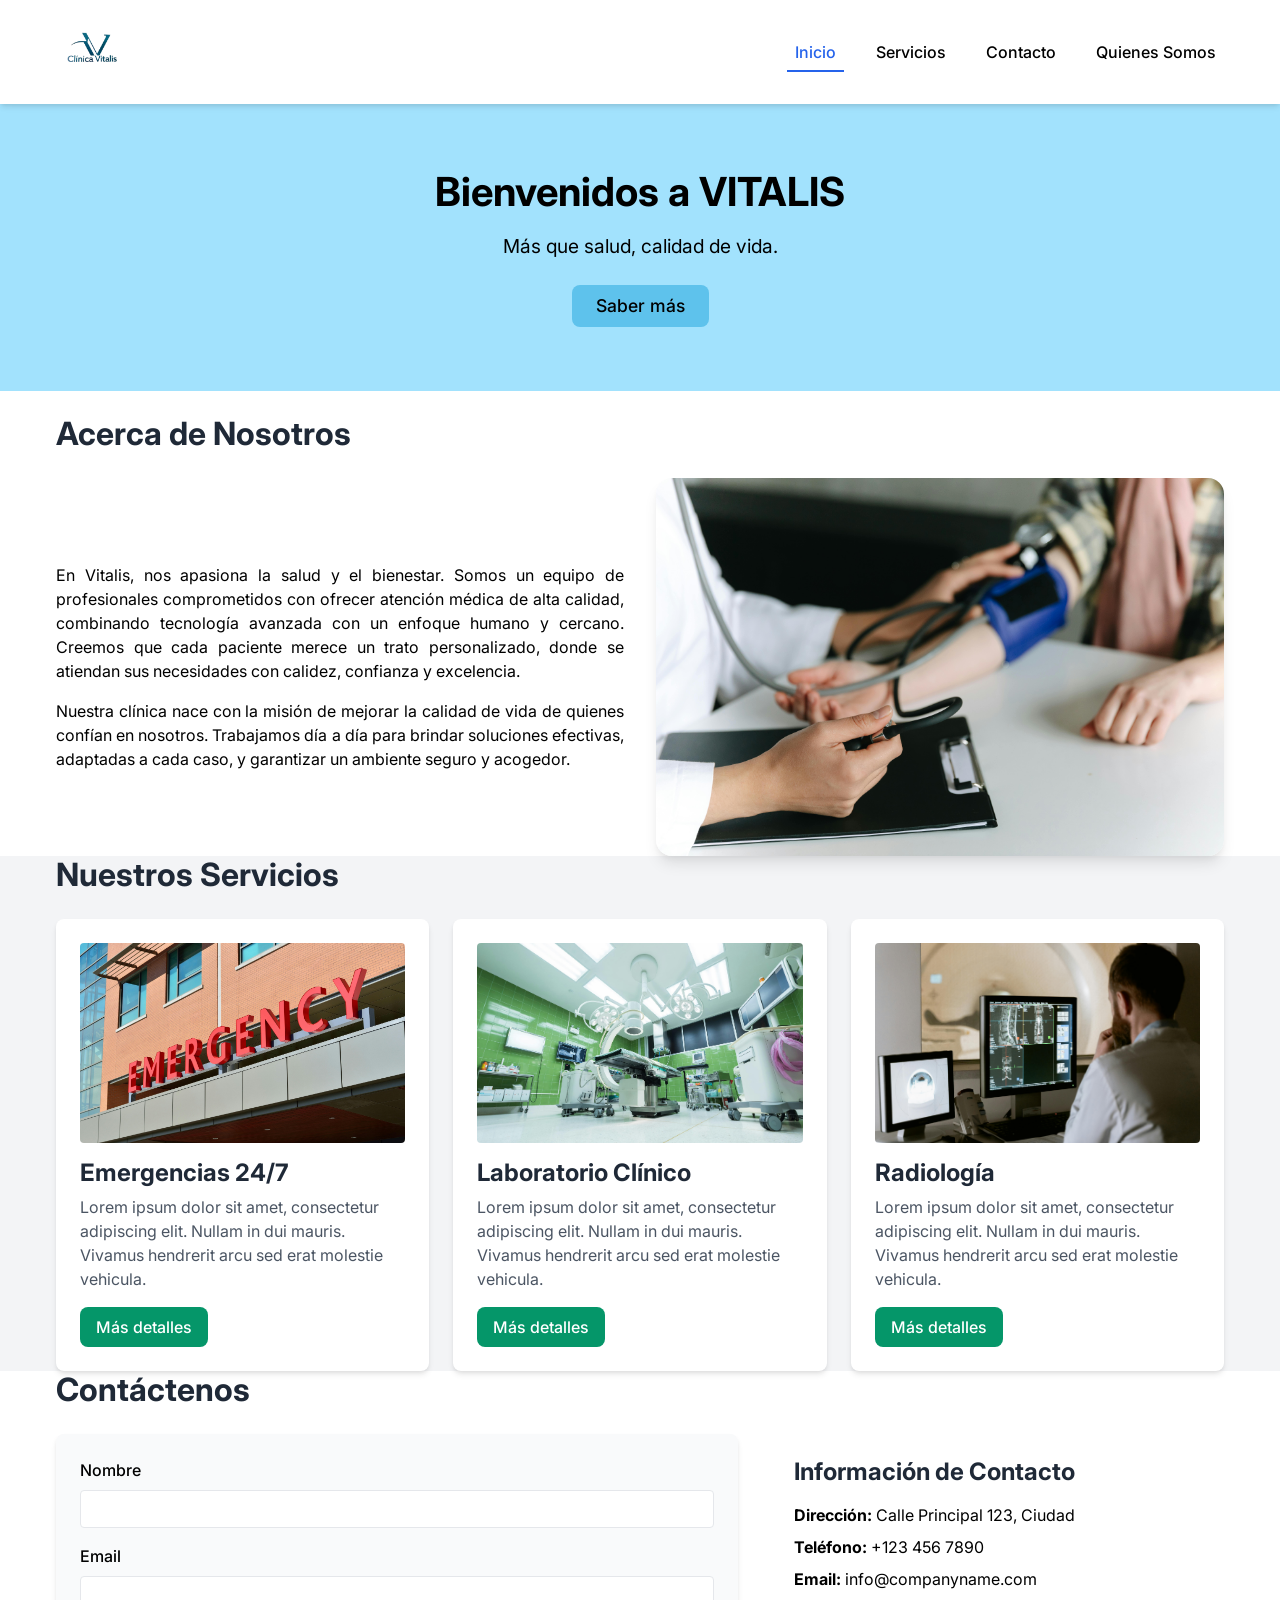
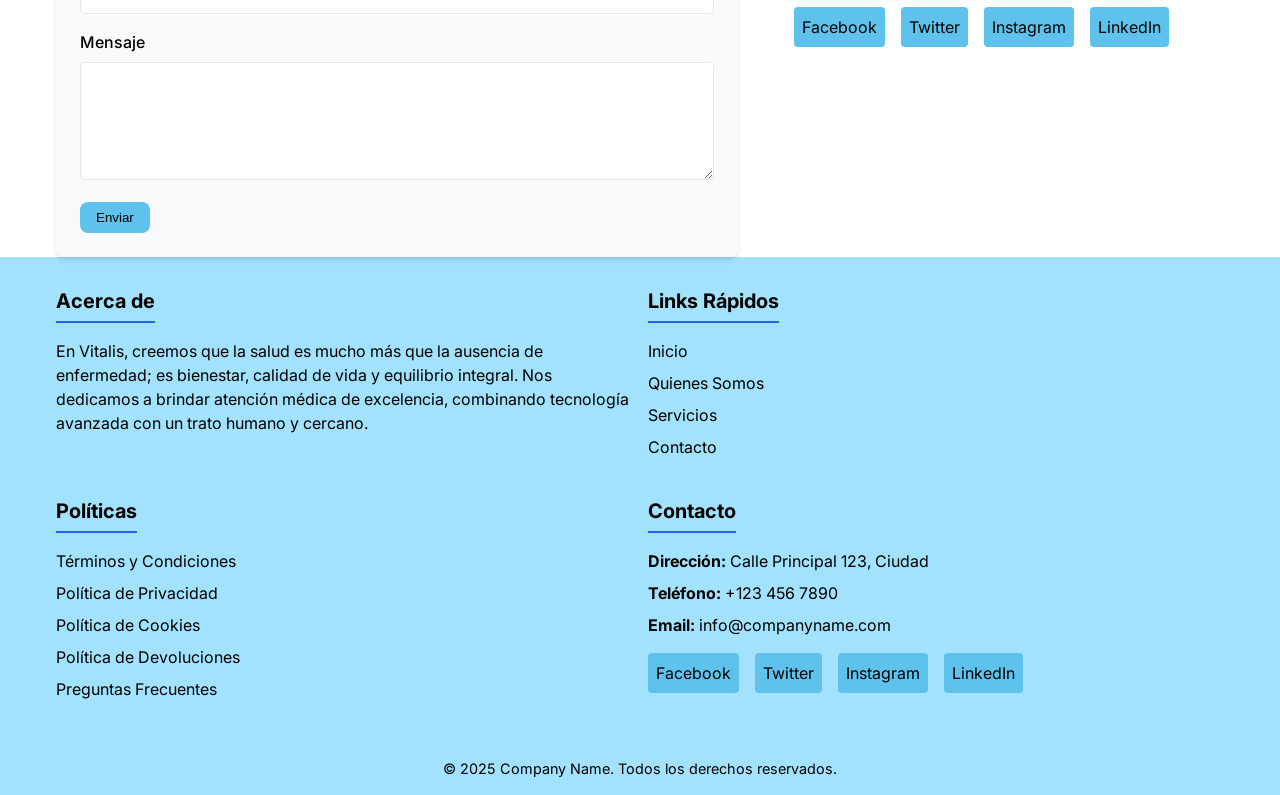
<file: index.html>
<!DOCTYPE html>
<html lang="en">
  <head>
    <meta charset="UTF-8" />
    <meta name="viewport" content="width=device-width, initial-scale=1.0" />
    <title>My Professional Website</title>
    <link rel="stylesheet" href="css/styles.css">
    <link rel="preconnect" href="https://fonts.googleapis.com">
    <link rel="preconnect" href="https://fonts.gstatic.com" crossorigin>
    <link href="https://fonts.googleapis.com/css2?family=Inter:wght@400;500;700&display=swap" rel="stylesheet">
  </head>
  <body>
    <header class="main-header">
      <div class="container header-container">
        <div>
          <img src="images/logo.png" alt="Company Logo" class="logo" />
    
        </div>
        <nav class="main-nav">
          <ul>
            <li><a href="#" class="active">Inicio</a></li>
            <li><a href="pages/servicios.html">Servicios</a></li>
            <li><a href="pages/contactenos.html">Contacto</a></li>
            <li><a href="pages/quienes-somos.html">Quienes Somos</a></li>

          </ul>
        </nav>
        <div class="menu-toggle">
          <span></span>
          <span></span>
          <span></span>
        </div>
      </div>
    </header>

    <main>
      <section class="hero">
        <div class="container">
          <h2>Bienvenidos a VITALIS</h2>
          <p>Más que salud, calidad de vida.</p>
          <a href="#" class="btn btn-primary">Saber más</a>
        </div>
      </section>

      <section class="about">
        <div class="container">
          <br>
          <h2>Acerca de Nosotros</h2> 
          <div class="content-wrapper">
            <div class="content-text">
              <p>
                En Vitalis, nos apasiona la salud y el bienestar. Somos un equipo de profesionales comprometidos con ofrecer atención médica de alta calidad, combinando tecnología avanzada con un enfoque humano y cercano. Creemos que cada paciente merece un trato personalizado, donde se atiendan sus necesidades con calidez, confianza y excelencia.
              </p>
              <p>
                Nuestra clínica nace con la misión de mejorar la calidad de vida de quienes confían en nosotros. Trabajamos día a día para brindar soluciones efectivas, adaptadas a cada caso, y garantizar un ambiente seguro y acogedor.
              </p>
            </div>
            <div class="content-image">
              <img src="images/acerca.jpeg" alt="Team working together" />
            </div>
          </div>
        </div>
      </section>

      <section class="services">
        <div class="container">
          <h2>Nuestros Servicios</h2>
          <div class="services-grid">
            <div class="service-card">
              <div class="service-icon">
                <img src="images/Servicio11.jpeg" alt="Service 1" />
              </div>
              <h3>Emergencias 24/7</h3>
              <p>
                Lorem ipsum dolor sit amet, consectetur adipiscing elit. Nullam in dui mauris. Vivamus hendrerit arcu sed erat molestie vehicula.
              </p>
              <a href="pages/servicios.html" class="btn btn-secondary">Más detalles</a>
            </div>
            <div class="service-card">
              <div class="service-icon">
                <img src="images/Servicio2.jpeg" alt="Service 2" />
              </div>
              <h3>Laboratorio Clínico</h3>
              <p>
                Lorem ipsum dolor sit amet, consectetur adipiscing elit. Nullam in dui mauris. Vivamus hendrerit arcu sed erat molestie vehicula.
              </p>
              <a href="pages/servicios.html" class="btn btn-secondary">Más detalles</a>
            </div>
            <div class="service-card">
              <div class="service-icon">
                <img src="images/Servicio3.jpeg" alt="Service 3" />
              </div>
              <h3>Radiología</h3>
              <p>
                Lorem ipsum dolor sit amet, consectetur adipiscing elit. Nullam in dui mauris. Vivamus hendrerit arcu sed erat molestie vehicula.
              </p>
              <a href="pages/servicios.html" class="btn btn-secondary">Más detalles</a>
            </div>
          </div>
        </div>
      </section>

      <section class="contact">
        <div class="container">
          <h2>Contáctenos</h2>
          <div class="contact-wrapper">
            <div class="contact-form">
              <form>
                <div class="form-group">
                  <label for="name">Nombre</label>
                  <input type="text" id="name" name="name" required />
                </div>
                <div class="form-group">
                  <label for="email">Email</label>
                  <input type="email" id="email" name="email" required />
                </div>
                <div class="form-group">
                  <label for="message">Mensaje</label>
                  <textarea id="message" name="message" rows="5" required></textarea>
                </div>
                <button type="submit" class="btn btn-primary">Enviar</button>
              </form>
            </div>
            <div class="contact-info">
              <h3>Información de Contacto</h3>
              <p><strong>Dirección:</strong> Calle Principal 123, Ciudad</p>
              <p><strong>Teléfono:</strong> +123 456 7890</p>
              <p><strong>Email:</strong> info@companyname.com</p>
              <div class="social-media">
                <a href="#" class="social-icon">Facebook</a>
                <a href="#" class="social-icon">Twitter</a>
                <a href="#" class="social-icon">Instagram</a>
                <a href="#" class="social-icon">LinkedIn</a>
              </div>
            </div>
          </div>
        </div>
      </section>
    </main>

    <footer class="main-footer">
      <div class="container">
        <div class="footer-columns">
          <div class="footer-column">
            <h3>Acerca de</h3>
            <p>
             En Vitalis, creemos que la salud es mucho más que la ausencia de enfermedad; es bienestar, calidad de vida y equilibrio integral. Nos dedicamos a brindar atención médica de excelencia, combinando tecnología avanzada con un trato humano y cercano.
            </p>
          </div>
          <div class="footer-column">
            <h3>Links Rápidos</h3>
            <ul>
              <li><a href="#">Inicio</a></li>
              <li><a href="pages/quienes-somos.html">Quienes Somos</a></li>
              <li><a href="pages/servicios.html">Servicios</a></li>
              <li><a href="pages/contactenos.html">Contacto</a></li>
            </ul>
          </div>
          <div class="footer-column">
            <h3>Políticas</h3>
            <ul>
              <li><a href="#">Términos y Condiciones</a></li>
              <li><a href="#">Política de Privacidad</a></li>
              <li><a href="#">Política de Cookies</a></li>
              <li><a href="#">Política de Devoluciones</a></li>
              <li><a href="#">Preguntas Frecuentes</a></li>
            </ul>
          </div>
          <div class="footer-column">
            <h3>Contacto</h3>
            <p><strong>Dirección:</strong> Calle Principal 123, Ciudad</p>
            <p><strong>Teléfono:</strong> +123 456 7890</p>
            <p><strong>Email:</strong> info@companyname.com</p>
            <div class="social-media">
              <a href="#" class="social-icon">Facebook</a>
              <a href="#" class="social-icon">Twitter</a>
              <a href="#" class="social-icon">Instagram</a>
              <a href="#" class="social-icon">LinkedIn</a>
            </div>
          </div>
        </div>
        <div class="footer-bottom">
          <p>&copy; 2025 Company Name. Todos los derechos reservados.</p>
        </div>
      </div>
    </footer>

    <script>
      // Simple mobile menu toggle
      document.querySelector('.menu-toggle').addEventListener('click', function() {
        document.querySelector('.main-nav').classList.toggle('active');
        this.classList.toggle('active');
      });
    </script>
  </body>
</html>
</file>
<file: css/styles.css>
/* Variables globales para colores, tipografía, espaciado, bordes, sombras y transiciones */
:root {
  /* Variables de color */
  --primary-color: #2563EB; /* Color primario principal */
  --primary-light: #3B82F6; /* Variante clara del color primario */
  --primary-dark: #1D4ED8;  /* Variante oscura del color primario */
  --secondary-color: #059669; /* Color secundario principal */
  --secondary-light: #10B981; /* Variante clara del color secundario */
  --secondary-dark: #047857;  /* Variante oscura del color secundario */
  --accent-color: #F59E0B;    /* Color de acento */
  --accent-light: #FBBF24;    /* Variante clara del acento */
  --accent-dark: #D97706;     /* Variante oscura del acento */
  --success-color: #10B981;   /* Color para mensajes de éxito */
  --warning-color: #F59E0B;   /* Color para advertencias */
  --error-color: #EF4444;     /* Color para errores */
  --text-dark: #1F2937;       /* Color de texto oscuro */
  --text-medium: #4B5563;     /* Color de texto medio */
  --text-light: #9CA3AF;      /* Color de texto claro */
  --bg-light: #F9FAFB;        /* Fondo claro */
  --bg-medium: #F3F4F6;       /* Fondo medio */
  --bg-dark: #E5E7EB;         /* Fondo oscuro */
  --white: #FFFFFF;           /* Blanco */
  --black: #000000;           /* Negro */
  
  /* Tipografía */
  --font-family: 'Inter', -apple-system, BlinkMacSystemFont, 'Segoe UI', Roboto, Oxygen, Ubuntu, Cantarell, 'Open Sans', 'Helvetica Neue', sans-serif; /* Familia de fuentes */
  --font-size-base: 16px; /* Tamaño base de fuente */
  
  /* Espaciado */
  --spacing-1: 8px;   /* Espaciado pequeño */
  --spacing-2: 16px;  /* Espaciado mediano */
  --spacing-3: 24px;  /* Espaciado grande */
  --spacing-4: 32px;  /* Espaciado extra grande */
  --spacing-5: 48px;  /* Espaciado aún mayor */
  --spacing-6: 64px;  /* Espaciado máximo */
  
  /* Bordes redondeados */
  --border-radius-sm: 4px;   /* Borde redondeado pequeño */
  --border-radius-md: 8px;   /* Borde redondeado mediano */
  --border-radius-lg: 16px;  /* Borde redondeado grande */
  
  /* Sombras */
  --shadow-sm: 0 1px 2px 0 rgba(0, 0, 0, 0.05); /* Sombra pequeña */
  --shadow-md: 0 4px 6px -1px rgba(0, 0, 0, 0.1), 0 2px 4px -1px rgba(0, 0, 0, 0.06); /* Sombra mediana */
  --shadow-lg: 0 10px 15px -3px rgba(0, 0, 0, 0.1), 0 4px 6px -2px rgba(0, 0, 0, 0.05); /* Sombra grande */
  
  /* Transiciones */
  --transition-fast: 150ms ease;   /* Transición rápida */
  --transition-normal: 300ms ease; /* Transición normal */
  --transition-slow: 500ms ease;   /* Transición lenta */
}

/* Reset de estilos y estilos base */
* {
  margin: 0; /* Elimina el margen por defecto */
  padding: 0; /* Elimina el relleno por defecto */
  box-sizing: border-box; /* Incluye el borde y el relleno en el tamaño total */
}

html {
  font-size: var(--font-size-base); /* Tamaño base de fuente */
  scroll-behavior: smooth; /* Desplazamiento suave al navegar */
}

body {
  font-family: var(--font-family); /* Fuente principal */
  line-height: 1.5; /* Altura de línea */
  color: var(--text-dark); /* Color de texto */
  background-color: var(--bg-light); /* Color de fondo */
}

img {
  max-width: 100%; /* Imagen nunca más ancha que su contenedor */
  height: auto;    /* Mantiene la proporción */
  display: block;  /* Elimina el espacio debajo de la imagen */
}

ul {
  list-style: none; /* Quita los puntos de las listas */
}

a {
  text-decoration: none; /* Quita el subrayado */
  color: inherit;        /* Hereda el color del texto */
  transition: color var(--transition-fast); /* Transición de color al pasar el mouse */
}

a:hover {
  color: var(--primary-color); /* Cambia el color al pasar el mouse */
}

/* Contenedor principal */
.container {
  color: black; /* Color de texto */
  width: 100%; /* Ocupa todo el ancho */
  max-width: 1200px; /* Máximo ancho */
  margin: 0 auto; /* Centra el contenedor */
  padding: 0 var(--spacing-2); /* Relleno lateral */
}

/* Tipografía para títulos */
h1, h2, h3, h4, h5, h6 {
  line-height: 1.2; /* Altura de línea */
  margin-bottom: var(--spacing-2); /* Espacio debajo */
  font-weight: 700; /* Negrita */
  color: var(--text-dark); /* Color de texto */
}

h1 {
  font-size: 2.5rem; /* Tamaño grande */
}

h2 {
  font-size: 2rem; /* Tamaño mediano */
  margin-bottom: var(--spacing-3); /* Más espacio debajo */
}

h3 {
  font-size: 1.5rem; /* Tamaño menor */
}

p {
  margin-bottom: var(--spacing-2); /* Espacio debajo de los párrafos */
}

/* Botones */
.btn {
  display: inline-block; /* Se comporta como un bloque en línea */
  padding: var(--spacing-1) var(--spacing-2); /* Relleno interno */
  border-radius: var(--border-radius-md); /* Bordes redondeados */
  font-weight: 500; /* Negrita media */
  cursor: pointer; /* Cursor de mano */
  transition: all var(--transition-fast); /* Transición suave */
  border: none; /* Sin borde */
  text-align: center; /* Centra el texto */
}

.btn-primary {
  background-color: #5ec2ec; /* Color de fondo primario */
  color: black; /* Texto blanco */
}

.btn-primary:hover {
  background-color: var(--primary-dark); /* Fondo más oscuro al pasar el mouse */
  color: var(--white); /* Texto blanco */
  transform: translateY(-2px); /* Sube el botón */
  box-shadow: var(--shadow-md); /* Sombra */
}

.btn-secondary {
  background-color: var(--secondary-color); /* Fondo secundario */
  color: var(--white); /* Texto blanco */
}

.btn-secondary:hover {
  background-color: var(--secondary-dark); /* Fondo más oscuro */
  color: var(--white); /* Texto blanco */
  transform: translateY(-2px); /* Sube el botón */
  box-shadow: var(--shadow-md); /* Sombra */
}

/* Estilos del encabezado */
.main-header {
  position: sticky; /* Se mantiene visible al hacer scroll */
  top: 0; /* Pegado arriba */
  left: 0; /* Pegado a la izquierda */
  width: 100%; /* Ocupa todo el ancho */
  background-color: var(--white); /* Fondo blanco */
  box-shadow: var(--shadow-md); /* Sombra */
  z-index: 1000; /* Prioridad sobre otros elementos */
  padding: var(--spacing-2) 0; /* Relleno vertical */
  min-height: 72px; /* Altura mínima */
}

.header-container {
  display: flex; /* Usa flexbox */
  justify-content: space-between; /* Espacio entre elementos */
  align-items: center; /* Centra verticalmente */
}

/* Logo */
.logo {
  display: flex; /* Flexbox para alinear elementos */
  height: 100px; /* Altura del logo */
  position: static; /* Posición por defecto */
  z-index: 1200; /* Prioridad alta */
  right: 100px; /* No tiene efecto en static */
  align-items: center; /* Centra verticalmente */
  max-height: 72px; /* Altura máxima */
}

.logo img {
  height: 100px; /* Altura de la imagen */
  width: auto; /* Ancho automático */
  max-height: 100%; /* No sobrepasa el contenedor */
  display: block; /* Elimina espacio extra */
}

.logo h1 {
  font-size: 1.5rem; /* Tamaño del texto */
  margin-bottom: 0; /* Sin margen debajo */
}

/* Navegación principal */
.main-nav ul {
  display: flex; /* Flexbox para los enlaces */
  gap: var(--spacing-3); /* Espacio entre enlaces */
}

.main-nav a {
  display: block; /* Cada enlace ocupa todo el espacio */
  padding: var(--spacing-1); /* Relleno */
  font-weight: 500; /* Negrita media */
  position: relative; /* Para el subrayado animado */
}

.main-nav a::after {
  content: ''; /* Elemento decorativo */
  position: absolute; /* Posición absoluta */
  bottom: 0; /* Pegado abajo */
  left: 0; /* Pegado a la izquierda */
  width: 0; /* Inicialmente sin ancho */
  height: 2px; /* Altura del subrayado */
  background-color: var(--primary-color); /* Color del subrayado */
  transition: width var(--transition-normal); /* Transición de ancho */
}

.main-nav a:hover::after,
.main-nav a.active::after {
  width: 100%; /* Subrayado completo al pasar el mouse o activo */
}

.main-nav a.active {
  color: var(--primary-color); /* Color especial para el enlace activo */
}

/* Menú móvil (hamburguesa) */
.menu-toggle {
  display: none; /* Oculto por defecto */
  flex-direction: column; /* Columnas */
  justify-content: space-between; /* Espacio entre barras */
  width: 30px; /* Ancho del botón */
  height: 21px; /* Alto del botón */
  cursor: pointer; /* Cursor de mano */
}

.menu-toggle span {
  display: block; /* Cada barra es un bloque */
  height: 3px; /* Altura de la barra */
  width: 100%; /* Ancho completo */
  background-color: var(--text-dark); /* Color de la barra */
  border-radius: 3px; /* Bordes redondeados */
  transition: all var(--transition-fast); /* Transición suave */
}

/* Animación del menú hamburguesa al estar activo */
.menu-toggle.active span:nth-child(1) {
  transform: translateY(9px) rotate(45deg); /* Rota y mueve la barra superior */
}

.menu-toggle.active span:nth-child(2) {
  opacity: 0; /* Oculta la barra del medio */
}

.menu-toggle.active span:nth-child(3) {
  transform: translateY(-9px) rotate(-45deg); /* Rota y mueve la barra inferior */
}

/* Estilos del pie de página */
.main-footer {
  background-color: #a2e2fd; /* Fondo azul claro */
  color: var(--bg-light); /* Texto claro */
  padding-top: var(--spacing-4); /* Espacio arriba */
}

.footer-columns {
  display: grid; /* Usa grid */
  grid-template-columns: repeat(4, 1fr); /* 4 columnas iguales */
  gap: var(--spacing-3); /* Espacio entre columnas */
}

.footer-column h3 {
  color: black; /* Títulos blancos */
  font-size: 1.25rem; /* Tamaño de fuente */
  margin-bottom: var(--spacing-2); /* Espacio debajo */
  padding-bottom: var(--spacing-1); /* Relleno debajo */
  border-bottom: 2px solid var(--primary-color); /* Línea decorativa */
  display: inline-block; /* Solo ocupa el ancho del texto */
}

.footer-column p {
  margin-bottom: var(--spacing-1); /* Espacio debajo */
  color: black;/* Texto claro */
}

.footer-column ul li {
  margin-bottom: var(--spacing-1); /* Espacio entre elementos */
}

.footer-column ul li a {
  color: black; /* Color de los enlaces */
  transition: color var(--transition-fast), transform var(--transition-fast); /* Transición de color y movimiento */
  display: inline-block; /* Permite animación */
}

.footer-column ul li a:hover {
  color: var(--white); /* Color blanco al pasar el mouse */
  transform: translateX(5px); /* Mueve el enlace a la derecha */
}

.footer-logo {
  margin-top: var(--spacing-2); /* Espacio arriba */
}

.footer-logo img {
  height: 30px; /* Altura del logo */
}

.footer-logo h3 {
  font-size: 1.1rem; /* Tamaño de fuente */
  border-bottom: none; /* Sin línea decorativa */
  margin-bottom: 0; /* Sin margen debajo */
  padding-bottom: 0; /* Sin relleno debajo */
}

.footer-bottom {
  margin-top: var(--spacing-4); /* Espacio arriba */
  padding: var(--spacing-2) 0; /* Relleno vertical */
  text-align: center; /* Centra el texto */
  border-top: 1px solid rgba(255, 255, 255, 0.1); /* Línea superior tenue */
}

.footer-bottom p {
  margin-bottom: 0; /* Sin margen debajo */
  color: black; /* Texto claro */
  font-size: 0.9rem; /* Tamaño pequeño */
}

/* Estilos de contenido */
/* Sección principal (hero) */
.hero {
  background-color: #a2e2fd; /* Fondo azul claro */
  color: var(--white); /* Texto blanco */
  padding: var(--spacing-6) 0; /* Relleno vertical grande */
  text-align: center; /* Centra el texto */
}

.hero h2 {
  font-size: 2.5rem; /* Título grande */
  margin-bottom: var(--spacing-2); /* Espacio debajo */
  color: black; /* Color negro */
}

.hero p {
  font-size: 1.2rem; /* Texto más grande */
  margin-bottom: var(--spacing-3); /* Espacio debajo */
  max-width: 600px; /* Ancho máximo */
  margin-left: auto; /* Centra horizontalmente */
  margin-right: auto; /* Centra horizontalmente */
}

.hero .btn {
  padding: var(--spacing-1) var(--spacing-3); /* Botón más grande */
  font-size: 1.1rem; /* Texto más grande */
}

/* Sección "Sobre nosotros" */
.about {
  background-color: var(--white); /* Fondo blanco */
}
.content-wrapper {
  display: grid; /* Usa grid */
  grid-template-columns: 1fr 1fr; /* Dos columnas iguales */
  gap: var(--spacing-4); /* Espacio entre columnas */
  align-items: center; /* Centra verticalmente */
}

.content-image {
  justify-self: start; /* Alinea a la izquierda */
  align-self: start; /* Alinea arriba */
  border-radius: var(--border-radius-lg); /* Bordes redondeados grandes */
  overflow: hidden; /* Oculta desbordes */
  box-shadow: var(--shadow-lg); /* Sombra grande */
}
.content-text {
  text-align: justify;;
}

.content-text p:last-child {
  margin-bottom: 0; /* El último párrafo sin margen debajo */
  text-align: justify;
}

.content-image {
  border-radius: var(--border-radius-lg); /* Bordes redondeados */
  overflow: hidden; /* Oculta desbordes */
  box-shadow: var(--shadow-lg); /* Sombra */
}

.content-image img {
  transition: transform var(--transition-normal); /* Transición al hacer hover */
}

.content-image:hover img {
  transform: scale(1.05); /* Agranda la imagen al pasar el mouse */
}

/* Sección de servicios */
.services {
  background-color: var(--bg-medium); /* Fondo gris claro */
}

.services-grid {
  display: grid; /* Usa grid */
  grid-template-columns: repeat(auto-fit, minmax(300px, 1fr)); /* Columnas adaptables */
  gap: var(--spacing-3); /* Espacio entre tarjetas */
}

.service-card {
  background-color: var(--white); /* Fondo blanco */
  border-radius: var(--border-radius-md); /* Bordes redondeados */
  padding: var(--spacing-3); /* Relleno interno */
  box-shadow: var(--shadow-md); /* Sombra */
  transition: transform var(--transition-normal), box-shadow var(--transition-normal); /* Transiciones suaves */
}

.service-card:hover {
  transform: translateY(-5px); /* Sube la tarjeta */
  box-shadow: var(--shadow-lg); /* Sombra más grande */
}

.service-icon {
  width: 100%; /* Ancho completo */
  height: 200px; /* Altura fija */
  border-radius: var(--border-radius-sm); /* Bordes redondeados */
  overflow: hidden; /* Oculta desbordes */
  margin-bottom: var(--spacing-2); /* Espacio debajo */
}

.service-icon img {
  width: 100%; /* Imagen ocupa todo el ancho */
  height: 100%; /* Imagen ocupa toda la altura */
  object-fit: cover; /* Recorta la imagen para cubrir el área */
  transition: transform var(--transition-normal); /* Transición suave */
}

.service-card:hover .service-icon img {
  transform: scale(1.05); /* Agranda la imagen al pasar el mouse */
}

.service-card h3 {
  margin-bottom: var(--spacing-1); /* Espacio debajo */
}

.service-card p {
  margin-bottom: var(--spacing-2); /* Espacio debajo */
  color: var(--text-medium); /* Texto gris medio */
}

.service-card .btn {
  margin-top: auto; /* Empuja el botón hacia abajo */
}

/* Sección de contacto */
.contact {
  background-color: var(--white); /* Fondo blanco */
}

.contact-wrapper {
  display: grid; /* Usa grid */
  grid-template-columns: 3fr 2fr; /* Dos columnas, una más ancha */
  gap: var(--spacing-4); /* Espacio entre columnas */
}

.contact-form {
  background-color: var(--bg-light); /* Fondo claro */
  padding: var(--spacing-3); /* Relleno interno */
  border-radius: var(--border-radius-md); /* Bordes redondeados */
  box-shadow: var(--shadow-md); /* Sombra */
}

.contact-info {
  padding: var(--spacing-3); /* Relleno interno */
}

.contact-info h3 {
  margin-bottom: var(--spacing-2); /* Espacio debajo */
}

.contact-info p {
  margin-bottom: var(--spacing-1); /* Espacio debajo */
}

.social-media {
  display: flex; /* Flexbox para iconos */
  gap: var(--spacing-2); /* Espacio entre iconos */
  margin-top: var(--spacing-2); /* Espacio arriba */
}

.social-icon {
  display: inline-block; /* Bloque en línea */
  padding: var(--spacing-1); /* Relleno */
  background-color: #5ec2ec;/* Fondo azul claro */
  color: black; /* Icono blanco */
  border-radius: var(--border-radius-sm); /* Bordes redondeados */
  transition: background-color var(--transition-fast), transform var(--transition-fast); /* Transiciones suaves */
}

.social-icon:hover {
  background-color: var(--primary-dark); /* Fondo más oscuro */
  color: var(--white); /* Icono blanco */
  transform: translateY(-2px); /* Sube el icono */
}

/* Elementos de formulario */
input, textarea, select {
  width: 100%; /* Ancho completo */
  padding: var(--spacing-1); /* Relleno interno */
  border: 1px solid var(--bg-dark); /* Borde gris claro */
  border-radius: var(--border-radius-sm); /* Bordes redondeados */
  font-family: var(--font-family); /* Fuente */
  font-size: 1rem; /* Tamaño de fuente */
  transition: border-color var(--transition-fast); /* Transición de color de borde */
}

input:focus, textarea:focus, select:focus {
  outline: none; /* Sin contorno */
  border-color: var(--primary-color); /* Borde azul al enfocar */
}

label {
  display: block; /* Ocupa toda la línea */
  margin-bottom: var(--spacing-1); /* Espacio debajo */
  font-weight: 500; /* Negrita media */
}

.form-group {
  margin-bottom: var(--spacing-2); /* Espacio entre campos */
}

/* Media queries para hacer el diseño responsivo */
@media (max-width: 992px) {
  .content-wrapper,
  .contact-wrapper {
    grid-template-columns: 1fr; /* Una sola columna */
    gap: var(--spacing-3); /* Menos espacio */
  }
  
  .content-image {
    grid-row: 1; /* Imagen arriba */
    justify-self: start; /* Alinea a la izquierda */
    margin-bottom: var(--spacing-2); /* Espacio debajo */
  }
  
  .services-grid {
    grid-template-columns: repeat(auto-fit, minmax(250px, 1fr)); /* Columnas más pequeñas */
  }
  
  .footer-columns {
    grid-template-columns: repeat(2, 1fr); /* Solo dos columnas */
    gap: var(--spacing-4) var(--spacing-2); /* Espacio ajustado */
  }
}
.services-grid {
  grid-template-columns: repeat(auto-fit, minmax(250px, 1fr)); /* Columnas más pequeñas */
}

.footer-columns {
  grid-template-columns: repeat(2, 1fr); /* Solo dos columnas */
  gap: var(--spacing-4) var(--spacing-2); /* Espacio ajustado */
}

@media (max-width: 768px) {
  .main-nav {
    position: fixed; /* Fija la navegación */
    top: 72px; /* Debajo del header */
    left: 0; /* Pegado a la izquierda */
    width: 100%; /* Ancho completo */
    height: 0; /* Oculto por defecto */
    background-color: var(--white); /* Fondo blanco */
    overflow: hidden; /* Oculta el contenido */
    transition: height var(--transition-normal); /* Transición de altura */
    z-index: 999; /* Prioridad alta */
    box-shadow: var(--shadow-md); /* Sombra */
  }
  
  .main-nav.active {
    height: auto; /* Muestra el menú */
  }
  
  .main-nav ul {
    flex-direction: column; /* Columnas en vez de filas */
    gap: 0; /* Sin espacio entre enlaces */
    padding: var(--spacing-2); /* Relleno */
  }
  
  .main-nav a {
    padding: var(--spacing-2); /* Más relleno */
    border-bottom: 1px solid var(--bg-medium); /* Línea separadora */
  }
  
  .menu-toggle {
    display: flex; /* Muestra el botón hamburguesa */
  }
  
  .hero {
    padding: var(--spacing-4) 0; /* Menos relleno */
  }
  
  .hero h2 {
    font-size: 2rem; /* Título más pequeño */
  }
  
  .hero p {
    font-size: 1.1rem; /* Texto más pequeño */
  }
  
  .service-icon {
    height: 180px; /* Iconos más pequeños */
  }
  
  h1 {
    font-size: 2rem; /* Título más pequeño */
  }
  
  h2 {
    font-size: 1.75rem; /* Título más pequeño */
  }
  
  section {
    padding: var(--spacing-4) 0; /* Menos relleno */
  }
}

@media (max-width: 576px) {
  .services-grid {
    grid-template-columns: 1fr; /* Una sola columna */
  }
  
  .footer-columns {
    grid-template-columns: 1fr; /* Una sola columna */
    gap: var(--spacing-3); /* Espacio ajustado */
  }
  
  .footer-column {
    text-align: center; /* Centra el texto */
  }
  
  .footer-column h3 {
    display: block; /* Ocupa toda la línea */
    border-bottom: none; /* Sin línea decorativa */
    padding-bottom: 0; /* Sin relleno debajo */
  }
  
  }
</file>
